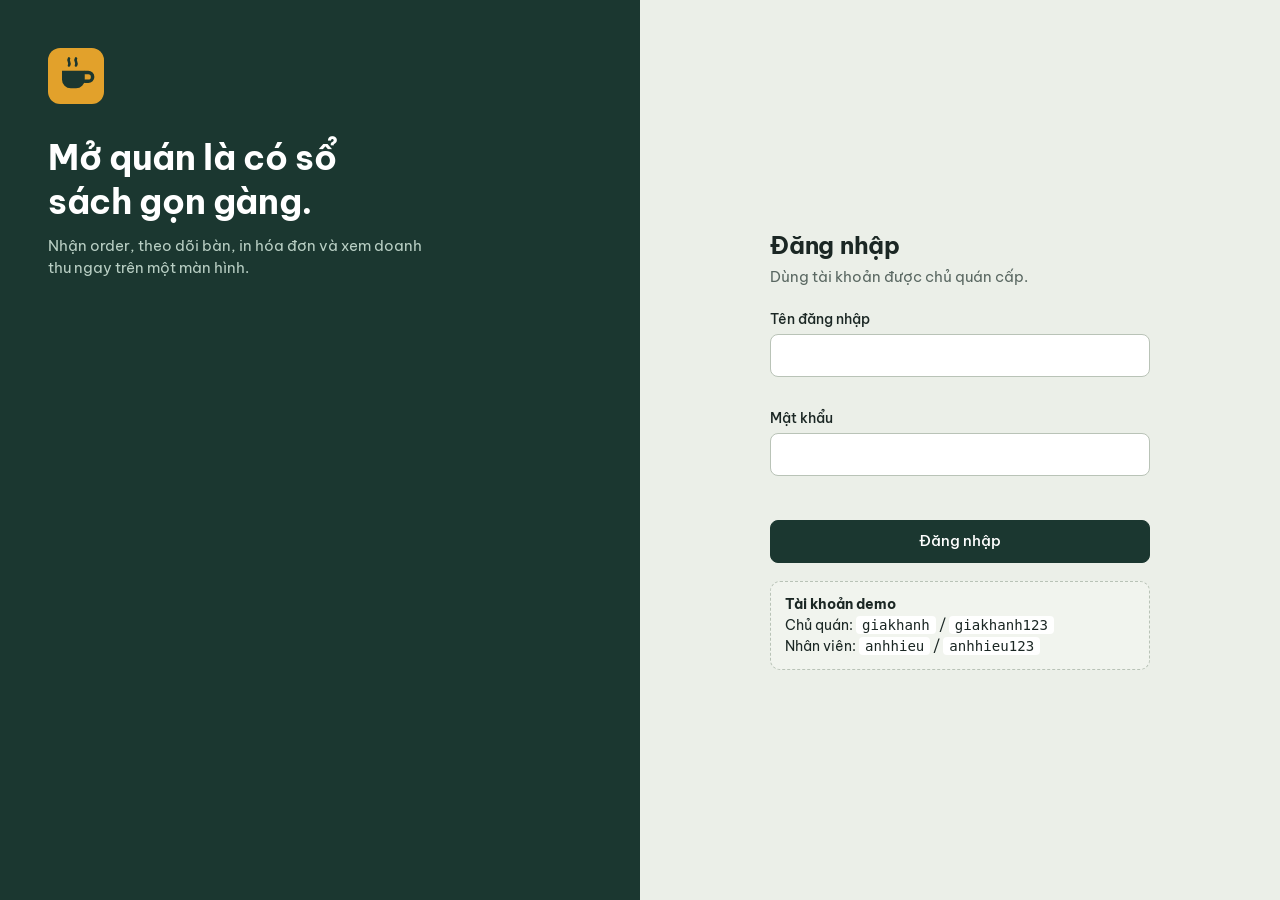
<file: coffee-management/index.html>
<!DOCTYPE html>
<html lang="vi">
<head>
  <meta charset="UTF-8">
  <meta name="viewport" content="width=device-width, initial-scale=1">
  <title>Góc Phố Coffee</title>
  <link rel="icon" href="images/logo.svg" type="image/svg+xml">
  <link href="https://fonts.googleapis.com/css2?family=Be+Vietnam+Pro:wght@400;500;600;700&display=swap" rel="stylesheet">
  <link rel="stylesheet" href="css/style.css">
</head>
<body data-base="" data-page="dashboard">
  <div class="app">
    <aside class="sidebar" id="sidebar"></aside>
    <div class="main">
      <header class="topbar">
        <dis class="topbar-left">
        <button type="button" class="menu-btn" id="menuBtn" aria-label="Mở menu">☰</button>
        <h1>Tổng quan</h1>
        <div class="userbox" id="userBox"></div>
      </header>
      <main class="content">
        <div class="page-head">
          <p class="lead" id="today"></p>
          <a class="btn btn-accent" href="pages/orders.html">Tạo order mới</a>
        </div>

        <dl class="ledger">
          <dt>Doanh thu hôm nay</dt><dd id="stRevenue">0 đ</dd>
          <dt>Order hôm nay</dt><dd id="stOrders">0</dd>
          <dt>Bàn đang phục vụ</dt><dd id="stTables">0/0</dd>
          <dt>Bán chạy hôm nay</dt><dd class="small" id="stTop">–</dd>
        </dl>

        <div class="dash-grid">
          <div class="stack">
            <section class="panel">
              <h2>Tình trạng bàn</h2>
              <div class="mini-tables" id="miniTables"></div>
              <div class="legend"><span>Xanh: trống</span><span>Vàng: có khách</span><span>Xanh dương: đặt trước</span></div>
            </section>
            <section class="panel">
              <h2>Order đang mở</h2>
              <ul class="list" id="openOrders"></ul>
            </section>
          </div>
          <section class="panel">
            <h2>Hóa đơn gần đây</h2>
            <ul class="list" id="recentInvoices"></ul>
            <p style="margin-top:12px"><a href="pages/invoices.html">Xem tất cả hóa đơn</a></p>
          </section>
        </div>
      </main>
    </div>
  </div>
  <script src="js/common.js"></script>
  <script src="js/dashboard.js"></script>
</body>
</html>
</file>
<file: coffee-management/css/style.css>
/* ===== Góc Phố Coffee – giao diện quản lý ===== */
 
 
/* =========================================================
   1. BIẾN MÀU, FONT, KÍCH THƯỚC DÙNG CHUNG
   (đổi màu ở đây thì cả trang đổi theo)
   ========================================================= */
:root {
  /* Màu nền, chữ, đường viền */
  --bg: #EBEFE8;
  --surface: #FBFCF9;
  --ink: #1B2724;
  --muted: #5A6862;
  --line: #D3DACF;
 
  /* Màu xanh thông (thanh bên) */
  --pine: #1B3730;
  --pine-2: #28493F;
  --pine-ink: #DCE8E1;
 
  /* Màu vàng nhấn */
  --accent: #E2A12B;
  --accent-strong: #C98712;
  --accent-ink: #2E2000;
 
  /* Trạng thái: ok / có khách / đặt trước / lỗi */
  --ok: #2D7A58;
  --ok-bg: #DDEEE4;
  --busy: #9A6208;
  --busy-bg: #FBEBC8;
  --resv: #3F6592;
  --resv-bg: #DCE7F4;
  --danger: #B2402F;
  --danger-bg: #F6DDD8;
 
  /* Font chữ */
  --font: 'Be Vietnam Pro', system-ui, -apple-system, 'Segoe UI', Roboto, sans-serif;
 
  /* Chiều rộng thanh bên */
  --sidebar: 236px;
}
 
 
/* =========================================================
   2. THIẾT LẬP CƠ BẢN CHO TOÀN TRANG
   ========================================================= */
* {
  box-sizing: border-box;
}
 
html {
  -webkit-text-size-adjust: 100%;
}
 
body {
  margin: 0;
  font-family: var(--font);
  font-size: 15px;
  line-height: 1.5;
  color: var(--ink);
  background: var(--bg);
}
 
h1,
h2,
h3 {
  margin: 0;
  letter-spacing: -.01em;
  line-height: 1.25;
}
 
h1 {
  font-size: 1.5rem;
}
 
h2 {
  font-size: 1.125rem;
}
 
h3 {
  font-size: 1rem;
}
 
p {
  margin: 0;
}
 
a {
  color: inherit;
}
 
img,
svg {
  max-width: 100%;
}
 
button,
input,
select,
textarea {
  font: inherit;
  color: inherit;
}
 
:focus-visible {
  outline: 3px solid var(--accent);
  outline-offset: 2px;
}
 
/* Chữ chỉ dành cho trình đọc màn hình (ẩn khỏi mắt người) */
.sr-only {
  position: absolute;
  width: 1px;
  height: 1px;
  overflow: hidden;
  clip: rect(0 0 0 0);
  white-space: nowrap;
}
 
.muted {
  color: var(--muted);
}
 
.right {
  text-align: right;
}
 
/* Nhân viên không nhìn thấy các mục chỉ dành cho chủ quán */
body[data-role="staff"] .owner-only {
  display: none !important;
}
 
 
/* =========================================================
   3. KHUNG TRANG (thanh bên + phần nội dung)
   ========================================================= */
.app {
  display: grid;
  grid-template-columns: var(--sidebar) minmax(0, 1fr);
  min-height: 100vh;
}
 
/* ----- Thanh bên trái ----- */
.sidebar {
  background: var(--pine);
  color: var(--pine-ink);
  display: flex;
  flex-direction: column;
  padding: 20px 14px;
  position: sticky;
  top: 0;
  height: 100vh;
}
 
.brand {
  display: flex;
  align-items: center;
  gap: 10px;
  padding: 4px 8px 22px;
  text-decoration: none;
}
 
.brand img {
  width: 36px;
  height: 36px;
}
 
.brand strong {
  display: block;
  color: #fff;
  font-size: 1rem;
  line-height: 1.2;
}
 
.brand span {
  font-size: .78rem;
  color: #9FB8AD;
}
 
.nav {
  display: flex;
  flex-direction: column;
  gap: 2px;
}
 
.nav a {
  display: flex;
  align-items: center;
  gap: 12px;
  padding: 10px 12px;
  border-radius: 8px;
  text-decoration: none;
  color: var(--pine-ink);
}
 
.nav a:hover {
  background: var(--pine-2);
}
 
/* Mục menu của trang đang mở */
.nav a[aria-current="page"] {
  background: var(--accent);
  color: var(--accent-ink);
  font-weight: 600;
}
 
/* Biểu tượng (icon) trong menu và nút đăng xuất */
.nav svg,
.sidebar .logout svg {
  width: 20px;
  height: 20px;
  fill: none;
  stroke: currentColor;
  stroke-width: 1.8;
  stroke-linecap: round;
  stroke-linejoin: round;
  flex: none;
}
 
.sidebar .logout {
  margin-top: auto;
  background: none;
  border: 0;
  display: flex;
  gap: 12px;
  align-items: center;
  padding: 10px 12px;
  border-radius: 8px;
  color: #BCD0C6;
  cursor: pointer;
  text-align: left;
}
 
.sidebar .logout:hover {
  background: var(--pine-2);
  color: #fff;
}
 
/* ----- Phần nội dung bên phải ----- */
.main {
  min-width: 0;
}
 
/* Thanh trên cùng */
.topbar {
  display: flex;
  align-items: center;
  gap: 12px;
  padding: 14px 28px;
  border-bottom: 1px solid var(--line);
  background: var(--surface);
  position: sticky;
  top: 0;
  z-index: 5;
}
 
.topbar h1 {
  flex: 1;
  font-size: 1.25rem;
}
 
/* Nút ☰ (chỉ hiện trên màn hình nhỏ) */
.menu-btn {
  display: none;
  background: none;
  border: 1px solid var(--line);
  border-radius: 8px;
  width: 40px;
  height: 40px;
  cursor: pointer;
  font-size: 1.2rem;
}
 
/* Khu vực tên người dùng */
.userbox {
  display: flex;
  align-items: center;
  gap: 10px;
  font-size: .9rem;
}
 
.userbox .avatar {
  width: 34px;
  height: 34px;
  border-radius: 50%;
  background: var(--pine);
  color: #fff;
  display: grid;
  place-items: center;
  font-weight: 600;
  font-size: .85rem;
}
 
.userbox small {
  display: block;
  color: var(--muted);
  line-height: 1.2;
}
 
.content {
  padding: 24px 28px 48px;
  max-width: 1280px;
}
 
/* Dòng đầu mỗi trang (lời chào + nút) */
.page-head {
  display: flex;
  flex-wrap: wrap;
  align-items: center;
  gap: 12px;
  margin-bottom: 18px;
}
 
.page-head .lead {
  flex: 1;
  min-width: 220px;
  color: var(--muted);
}
 
/* Thanh công cụ (tìm kiếm, lọc...) */
.toolbar {
  display: flex;
  flex-wrap: wrap;
  gap: 10px;
  align-items: center;
  margin-bottom: 14px;
}
 
.toolbar .grow {
  flex: 1;
}
 
 
/* =========================================================
   4. NÚT BẤM VÀ Ô NHẬP LIỆU
   ========================================================= */
.btn {
  display: inline-flex;
  align-items: center;
  justify-content: center;
  gap: 8px;
  border: 1px solid var(--line);
  background: var(--surface);
  padding: 9px 16px;
  border-radius: 8px;
  cursor: pointer;
  text-decoration: none;
  font-weight: 500;
  min-height: 40px;
}
 
.btn:hover {
  border-color: #9FAE9F;
}
 
/* Nút chính (xanh thông) */
.btn-primary {
  background: var(--pine);
  border-color: var(--pine);
  color: #fff;
}
 
.btn-primary:hover {
  background: var(--pine-2);
  border-color: var(--pine-2);
}
 
/* Nút nhấn mạnh (vàng) */
.btn-accent {
  background: var(--accent);
  border-color: var(--accent);
  color: var(--accent-ink);
  font-weight: 600;
}
 
.btn-accent:hover {
  background: var(--accent-strong);
  border-color: var(--accent-strong);
}
 
/* Nút nguy hiểm (xóa...) */
.btn-danger {
  color: var(--danger);
  border-color: #E0B9B2;
}
 
.btn-danger:hover {
  background: var(--danger-bg);
  border-color: var(--danger);
}
 
/* Nút nhỏ */
.btn-sm {
  padding: 5px 10px;
  min-height: 32px;
  font-size: .85rem;
  border-radius: 6px;
}
 
/* Nút bị vô hiệu hóa */
.btn[disabled] {
  opacity: .5;
  cursor: not-allowed;
}
 
/* Mỗi ô nhập = nhãn + ô nhập + dòng lỗi */
.field {
  display: flex;
  flex-direction: column;
  gap: 4px;
  margin-bottom: 14px;
}
 
.field label {
  font-weight: 500;
  font-size: .9rem;
}
 
/* Các ô nhập liệu */
input[type=text],
input[type=password],
input[type=number],
input[type=tel],
input[type=date],
select,
textarea {
  width: 100%;
  padding: 9px 12px;
  border: 1px solid #B9C3B7;
  border-radius: 8px;
  background: #fff;
  min-height: 40px;
}
 
textarea {
  resize: vertical;
  min-height: 70px;
}
 
/* Ô nhập bị lỗi */
input[aria-invalid="true"],
select[aria-invalid="true"] {
  border-color: var(--danger);
  background: #FFF8F6;
}
 
/* Dòng chữ báo lỗi */
.err {
  color: var(--danger);
  font-size: .82rem;
  min-height: 1em;
}
 
.search {
  max-width: 280px;
}
 
/* Hai ô nhập nằm cạnh nhau */
.form-row {
  display: grid;
  grid-template-columns: 1fr 1fr;
  gap: 12px;
}
 
 
/* =========================================================
   5. BẢNG, PANEL, NHÃN TRẠNG THÁI
   ========================================================= */
.panel {
  background: var(--surface);
  border: 1px solid var(--line);
  border-radius: 14px;
  padding: 18px 20px;
}
 
.panel > h2 {
  margin-bottom: 12px;
}
 
/* Khung bao quanh bảng (cho phép cuộn ngang) */
.table-wrap {
  overflow-x: auto;
  background: var(--surface);
  border: 1px solid var(--line);
  border-radius: 12px;
}
 
table.data {
  width: 100%;
  border-collapse: collapse;
  min-width: 560px;
}
 
table.data th {
  font-weight: 600;
  text-align: left;
  font-size: .85rem;
  color: var(--muted);
  padding: 11px 14px;
  border-bottom: 1px solid var(--line);
  background: #F3F6F0;
}
 
table.data td {
  padding: 11px 14px;
  border-bottom: 1px solid #E5EAE1;
  vertical-align: middle;
}
 
table.data tr:last-child td {
  border-bottom: 0;
}
 
table.data tbody tr:hover {
  background: #F6F9F3;
}
 
table.data th.right,
table.data td.right {
  text-align: right;
}
 
/* Cột chứa các nút Sửa / Xóa */
.actions {
  display: flex;
  gap: 6px;
  justify-content: flex-end;
}
 
/* Hiện khi bảng chưa có dữ liệu */
.empty {
  padding: 28px;
  text-align: center;
  color: var(--muted);
}
 
/* Nhãn trạng thái nhỏ (badge) */
.badge {
  display: inline-block;
  padding: 2px 10px;
  border-radius: 999px;
  font-size: .8rem;
  font-weight: 500;
  background: #E6EBE3;
}
 
.badge.ok {
  background: var(--ok-bg);
  color: var(--ok);
}
 
.badge.busy {
  background: var(--busy-bg);
  color: var(--busy);
}
 
.badge.resv {
  background: var(--resv-bg);
  color: var(--resv);
}
 
.badge.off {
  background: #ECE8E4;
  color: #6B5F57;
}
 
/* Các nút lọc dạng viên thuốc */
.chips {
  display: flex;
  flex-wrap: wrap;
  gap: 8px;
}
 
.chip {
  border: 1px solid var(--line);
  background: var(--surface);
  border-radius: 999px;
  padding: 6px 14px;
  cursor: pointer;
  font-size: .9rem;
}
 
/* Chip đang được chọn */
.chip[aria-pressed="true"] {
  background: var(--pine);
  border-color: var(--pine);
  color: #fff;
}
 
 
/* =========================================================
   6. TRANG TỔNG QUAN (DASHBOARD)
   ========================================================= */
 
/* Bốn ô số liệu trên cùng */
.ledger {
  display: grid;
  grid-template-columns: repeat(4, 1fr);
  background: var(--surface);
  border: 1px solid var(--line);
  border-radius: 14px;
  margin: 0 0 20px;
}
 
.ledger > div {
  padding: 18px 22px;
  border-right: 1px solid var(--line);
}
 
.ledger > div:last-child {
  border-right: 0;
}
 
.ledger dt {
  color: var(--muted);
  font-size: .88rem;
}
 
.ledger dd {
  margin: 4px 0 0;
  font-size: 1.6rem;
  font-weight: 700;
  letter-spacing: -.02em;
}
 
.ledger dd.small {
  font-size: 1.1rem;
  padding-top: 6px;
}
 
/* Lưới chia hai cột bên dưới */
.dash-grid {
  display: grid;
  grid-template-columns: minmax(0, 1.1fr) minmax(0, 1fr);
  gap: 20px;
}
 
.stack {
  display: flex;
  flex-direction: column;
  gap: 20px;
}
 
/* Các ô bàn nhỏ */
.mini-tables {
  display: grid;
  grid-template-columns: repeat(auto-fill, minmax(74px, 1fr));
  gap: 8px;
}
 
.mini-tables div {
  border-radius: 8px;
  padding: 8px 6px;
  text-align: center;
  font-weight: 600;
  font-size: .9rem;
}
 
.mini-tables .free {
  background: var(--ok-bg);
  color: var(--ok);
}
 
.mini-tables .busy {
  background: var(--busy-bg);
  color: var(--busy);
}
 
.mini-tables .reserved {
  background: var(--resv-bg);
  color: var(--resv);
}
 
/* Chú thích màu */
.legend {
  display: flex;
  gap: 16px;
  margin-top: 12px;
  font-size: .85rem;
  color: var(--muted);
  flex-wrap: wrap;
}
 
/* Danh sách order, hóa đơn */
.list {
  list-style: none;
  margin: 0;
  padding: 0;
}
 
.list li {
  display: flex;
  justify-content: space-between;
  gap: 12px;
  padding: 10px 0;
  border-bottom: 1px solid #E5EAE1;
}
 
.list li:last-child {
  border-bottom: 0;
}
 
 
/* =========================================================
   7. SƠ ĐỒ BÀN
   ========================================================= */
.floor {
  display: grid;
  grid-template-columns: repeat(auto-fill, minmax(190px, 1fr));
  gap: 16px;
}
 
/* Mỗi bàn là một ô (tile) */
.tile {
  background: var(--surface);
  border: 2px solid var(--line);
  border-radius: 16px;
  padding: 16px;
  display: flex;
  flex-direction: column;
  gap: 10px;
}
 
.tile.free {
  border-color: #A9D3BC;
}
 
.tile.busy {
  border-color: #E7C27A;
  background: #FFFBF1;
}
 
.tile.reserved {
  border-color: #A9C2E0;
}
 
.tile header {
  display: flex;
  justify-content: space-between;
  align-items: baseline;
}
 
.tile h3 {
  font-size: 1.4rem;
}
 
/* Các chấm tròn thể hiện số chỗ ngồi */
.seats {
  display: flex;
  gap: 5px;
  flex-wrap: wrap;
}
 
.seats i {
  width: 11px;
  height: 11px;
  border-radius: 50%;
  background: #B9C3B7;
  display: block;
}
 
.tile.busy .seats i {
  background: var(--accent);
}
 
.tile.free .seats i {
  background: #7DBB9A;
}
 
.tile.reserved .seats i {
  background: #7FA0CB;
}
 
.tile .sum {
  font-weight: 600;
  min-height: 1.5em;
}
 
.tile select {
  min-height: 36px;
  padding: 5px 8px;
}
 
 
/* =========================================================
   8. TRANG ORDER
   ========================================================= */
.order-layout {
  display: grid;
  grid-template-columns: minmax(0, 1.25fr) minmax(320px, 1fr);
  gap: 20px;
  align-items: start;
}
 
/* Lưới các món để chọn */
.menu-pick {
  display: grid;
  grid-template-columns: repeat(auto-fill, minmax(170px, 1fr));
  gap: 10px;
  margin-top: 14px;
}
 
.pick {
  display: flex;
  flex-direction: column;
  gap: 2px;
  text-align: left;
  padding: 12px;
  border: 1px solid var(--line);
  border-radius: 10px;
  background: #fff;
  cursor: pointer;
}
 
.pick:hover {
  border-color: var(--pine);
}
 
.pick[disabled] {
  opacity: .45;
  cursor: not-allowed;
}
 
.pick b {
  font-weight: 600;
}
 
.pick span {
  color: var(--muted);
  font-size: .88rem;
}
 
/* Mỗi dòng món trong giỏ */
.cart-line {
  display: grid;
  grid-template-columns: 1fr auto auto;
  gap: 10px;
  align-items: center;
  padding: 9px 0;
  border-bottom: 1px solid #E5EAE1;
}
 
/* Nút tăng / giảm số lượng */
.qty {
  display: flex;
  align-items: center;
  gap: 4px;
}
 
.qty button {
  width: 30px;
  height: 30px;
  border-radius: 6px;
  border: 1px solid var(--line);
  background: #fff;
  cursor: pointer;
  font-size: 1rem;
}
 
.qty output {
  min-width: 26px;
  text-align: center;
  font-weight: 600;
}
 
/* Dòng tổng tiền */
.total-row {
  display: flex;
  justify-content: space-between;
  font-size: 1.2rem;
  font-weight: 700;
  padding: 14px 0 6px;
}
 
/* Các nút dưới giỏ hàng */
.cart-actions {
  display: grid;
  grid-template-columns: 1fr 1fr;
  gap: 10px;
  margin-top: 10px;
}
 
.cart-actions .full {
  grid-column: 1 / -1;
}
 
/* Danh sách order đang mở */
.open-orders {
  display: flex;
  flex-direction: column;
  gap: 8px;
}
 
.open-orders button {
  display: flex;
  justify-content: space-between;
  gap: 10px;
  padding: 10px 12px;
  border: 1px solid var(--line);
  border-radius: 10px;
  background: #fff;
  cursor: pointer;
  text-align: left;
}
 
/* Order đang được chọn */
.open-orders button[aria-pressed="true"] {
  border-color: var(--pine);
  background: #EEF4EF;
}
 
 
/* =========================================================
   9. TRANG DOANH THU (BIỂU ĐỒ)
   ========================================================= */
.chart {
  width: 100%;
  height: auto;
  display: block;
}
 
.chart text {
  font-family: var(--font);
  font-size: 11px;
  fill: var(--muted);
}
 
.chart .bar {
  fill: var(--pine);
}
 
/* Cột cao nhất */
.chart .bar.top {
  fill: var(--accent);
}
 
.chart .gridline {
  stroke: #E1E7DD;
  stroke-width: 1;
}
 
.two-col {
  display: grid;
  grid-template-columns: 1fr 1fr;
  gap: 20px;
  margin-top: 20px;
}
 
 
/* =========================================================
   10. HỘP THOẠI, THÔNG BÁO, CÔNG TẮC, HÓA ĐƠN
   ========================================================= */
 
/* Hộp thoại (popup) */
dialog {
  border: 0;
  border-radius: 16px;
  padding: 0;
  width: min(520px, 92vw);
  box-shadow: 0 20px 60px rgba(10, 25, 20, .35);
}
 
/* Lớp nền tối phía sau hộp thoại */
dialog::backdrop {
  background: rgba(15, 30, 25, .5);
}
 
dialog form,
dialog .dlg-body {
  padding: 22px;
}
 
dialog h2 {
  margin-bottom: 16px;
}
 
/* Hàng nút ở cuối hộp thoại */
.dlg-actions {
  display: flex;
  justify-content: flex-end;
  gap: 10px;
  margin-top: 8px;
}
 
/* Thông báo nhỏ (toast) góc dưới bên phải */
.toast-wrap {
  position: fixed;
  right: 20px;
  bottom: 20px;
  display: flex;
  flex-direction: column;
  gap: 8px;
  z-index: 50;
}
 
.toast {
  background: var(--pine);
  color: #fff;
  padding: 12px 16px;
  border-radius: 10px;
  max-width: 340px;
  animation: pop .2s ease-out;
}
 
.toast.error {
  background: var(--danger);
}
 
/* Hiệu ứng toast trượt lên */
@keyframes pop {
  from {
    transform: translateY(8px);
    opacity: 0;
  }
  to {
    transform: none;
    opacity: 1;
  }
}
 
/* Công tắc bật / tắt */
.switch {
  position: relative;
  width: 42px;
  height: 24px;
  display: inline-block;
}
 
.switch input {
  opacity: 0;
  width: 100%;
  height: 100%;
  position: absolute;
  margin: 0;
  cursor: pointer;
  z-index: 1;
}
 
.switch span {
  position: absolute;
  inset: 0;
  background: #B9C3B7;
  border-radius: 999px;
  transition: background .15s;
  pointer-events: none;
}
 
/* Nút tròn trượt trong công tắc */
.switch span::after {
  content: "";
  position: absolute;
  left: 3px;
  top: 3px;
  width: 18px;
  height: 18px;
  border-radius: 50%;
  background: #fff;
  transition: transform .15s;
}
 
/* Khi công tắc được bật */
.switch input:checked + span {
  background: var(--ok);
}
 
.switch input:checked + span::after {
  transform: translateX(18px);
}
 
.switch input:focus-visible + span {
  outline: 3px solid var(--accent);
  outline-offset: 2px;
}
 
/* Bảng các món trong hóa đơn */
.invoice-lines {
  width: 100%;
  border-collapse: collapse;
  margin: 12px 0;
}
 
.invoice-lines td,
.invoice-lines th {
  padding: 6px 0;
  text-align: left;
  border-bottom: 1px dashed #C8D0C4;
}
 
.invoice-lines td:last-child,
.invoice-lines th:last-child {
  text-align: right;
}
 
 
/* =========================================================
   11. TRANG ĐĂNG NHẬP
   ========================================================= */
.login {
  display: grid;
  grid-template-columns: 1fr 1fr;
  min-height: 100vh;
}
 
/* Cột trái (nền xanh, giới thiệu) */
.login-side {
  background: var(--pine);
  color: var(--pine-ink);
  padding: 48px;
  display: flex;
  flex-direction: column;
  justify-content: space-between;
}
 
.login-side img {
  width: 56px;
  height: 56px;
}
 
.login-side h1 {
  color: #fff;
  font-size: 2.2rem;
  margin: 24px 0 12px;
  max-width: 14ch;
}
 
.login-side p {
  max-width: 38ch;
  color: #B9CFC4;
}
 
/* Cột phải (form đăng nhập) */
.login-form {
  display: grid;
  place-items: center;
  padding: 32px;
}
 
.login-form form {
  width: min(380px, 100%);
}
 
.login-form h2 {
  font-size: 1.5rem;
  margin-bottom: 6px;
}
 
/* Khung tài khoản demo */
.demo-box {
  margin-top: 18px;
  padding: 12px 14px;
  border-radius: 10px;
  background: #F1F4EE;
  border: 1px dashed #B9C3B7;
  font-size: .88rem;
}
 
.demo-box code {
  background: #fff;
  padding: 1px 6px;
  border-radius: 4px;
}
 
 
/* =========================================================
   12. RESPONSIVE (điều chỉnh theo kích thước màn hình)
   ========================================================= */
 
/* Màn hình ≤ 1000px (máy tính bảng ngang) */
@media (max-width: 1000px) {
  .ledger {
    grid-template-columns: 1fr 1fr;
  }
 
  .ledger > div:nth-child(2) {
    border-right: 0;
  }
 
  .ledger > div:nth-child(-n+2) {
    border-bottom: 1px solid var(--line);
  }
 
  .dash-grid,
  .order-layout,
  .two-col {
    grid-template-columns: 1fr;
  }
}
 
/* Màn hình ≤ 860px (máy tính bảng dọc, điện thoại lớn) */
@media (max-width: 860px) {
  .app {
    grid-template-columns: 1fr;
  }
 
  /* Thanh bên trượt ra từ bên trái khi bấm ☰ */
  .sidebar {
    position: fixed;
    inset: 0 auto 0 0;
    width: 260px;
    z-index: 20;
    transform: translateX(-100%);
    transition: transform .2s;
  }
 
  .sidebar.open {
    transform: none;
  }
 
  .menu-btn {
    display: block;
  }
 
  .topbar,
  .content {
    padding-left: 16px;
    padding-right: 16px;
  }
 
  .userbox div:last-child {
    display: none;
  }
 
  .login {
    grid-template-columns: 1fr;
  }
 
  .login-side {
    padding: 28px;
  }
 
  .login-side h1 {
    font-size: 1.6rem;
  }
}
 
/* Màn hình ≤ 520px (điện thoại nhỏ) */
@media (max-width: 520px) {
  .form-row {
    grid-template-columns: 1fr;
  }
 
  .ledger dd {
    font-size: 1.3rem;
  }
}
 
/* Người dùng tắt hiệu ứng chuyển động trong hệ điều hành */
@media (prefers-reduced-motion: reduce) {
  * {
    animation: none !important;
    transition: none !important;
  }
}
 
/* Khi in hóa đơn: chỉ in hộp thoại hóa đơn */
@media print {
  body * {
    visibility: hidden;
  }
 
  #invDialog,
  #invDialog * {
    visibility: visible;
  }
 
  #invDialog {
    position: absolute;
    inset: 0;
    width: 100%;
    box-shadow: none;
  }
 
  #invDialog .dlg-actions {
    display: none;
  }
}
</file>
